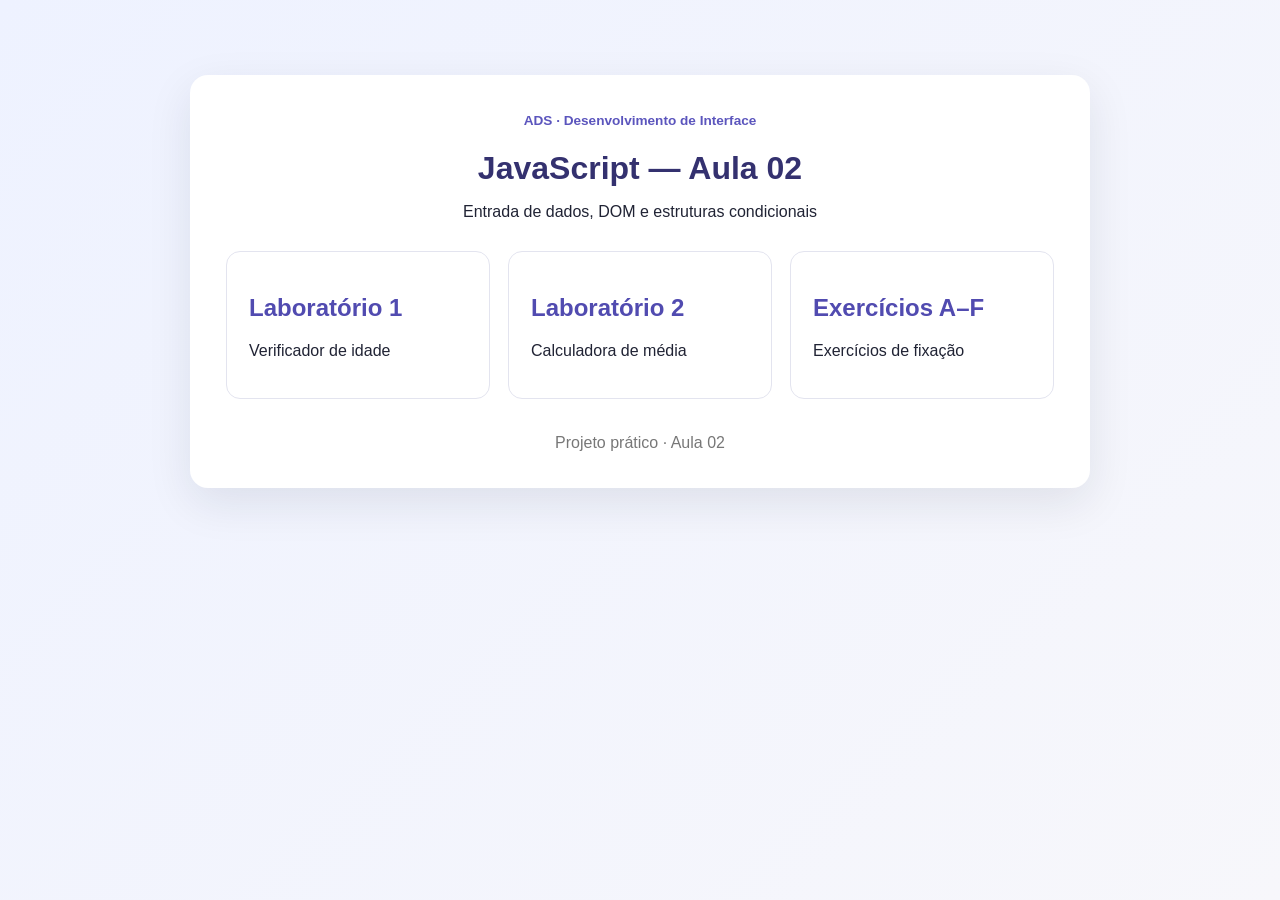
<file: JavaScript/Atividade 3/index.html>
<!DOCTYPE html><html lang="pt-BR"><head><meta charset="UTF-8"><meta name="viewport" content="width=device-width, initial-scale=1.0"><title>Aula 02 — JavaScript</title><link rel="stylesheet" href="style.css"></head><body><main class="container"><header><span class="tag">ADS · Desenvolvimento de Interface</span><h1>JavaScript — Aula 02</h1><p>Entrada de dados, DOM e estruturas condicionais</p></header><section class="cards"><a class="card" href="laboratorio1/index.html"><h2>Laboratório 1</h2><p>Verificador de idade</p></a><a class="card" href="laboratorio2/index.html"><h2>Laboratório 2</h2><p>Calculadora de média</p></a><a class="card" href="exercicios/index.html"><h2>Exercícios A–F</h2><p>Exercícios de fixação</p></a></section><footer>Projeto prático · Aula 02</footer></main></body></html>
</file>
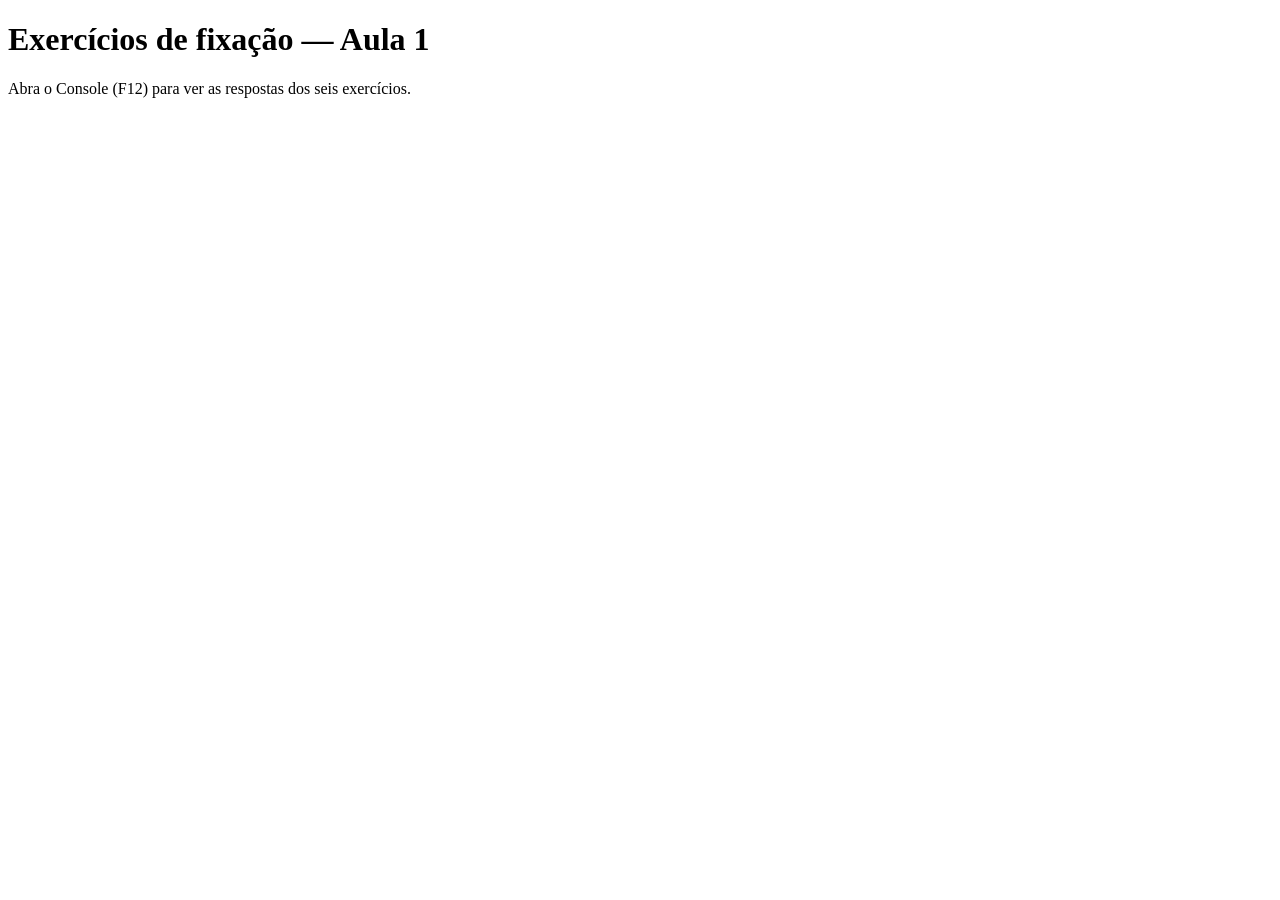
<file: JavaScript/Atividade 2/exercicios/index.html>
<!DOCTYPE html>
<html lang="pt-BR"><head><meta charset="UTF-8"><meta name="viewport" content="width=device-width, initial-scale=1.0"><title>Exercícios JavaScript - Aula 1</title></head>
<body><h1>Exercícios de fixação — Aula 1</h1><p>Abra o Console (F12) para ver as respostas dos seis exercícios.</p><script src="script.js"></script></body></html>
</file>
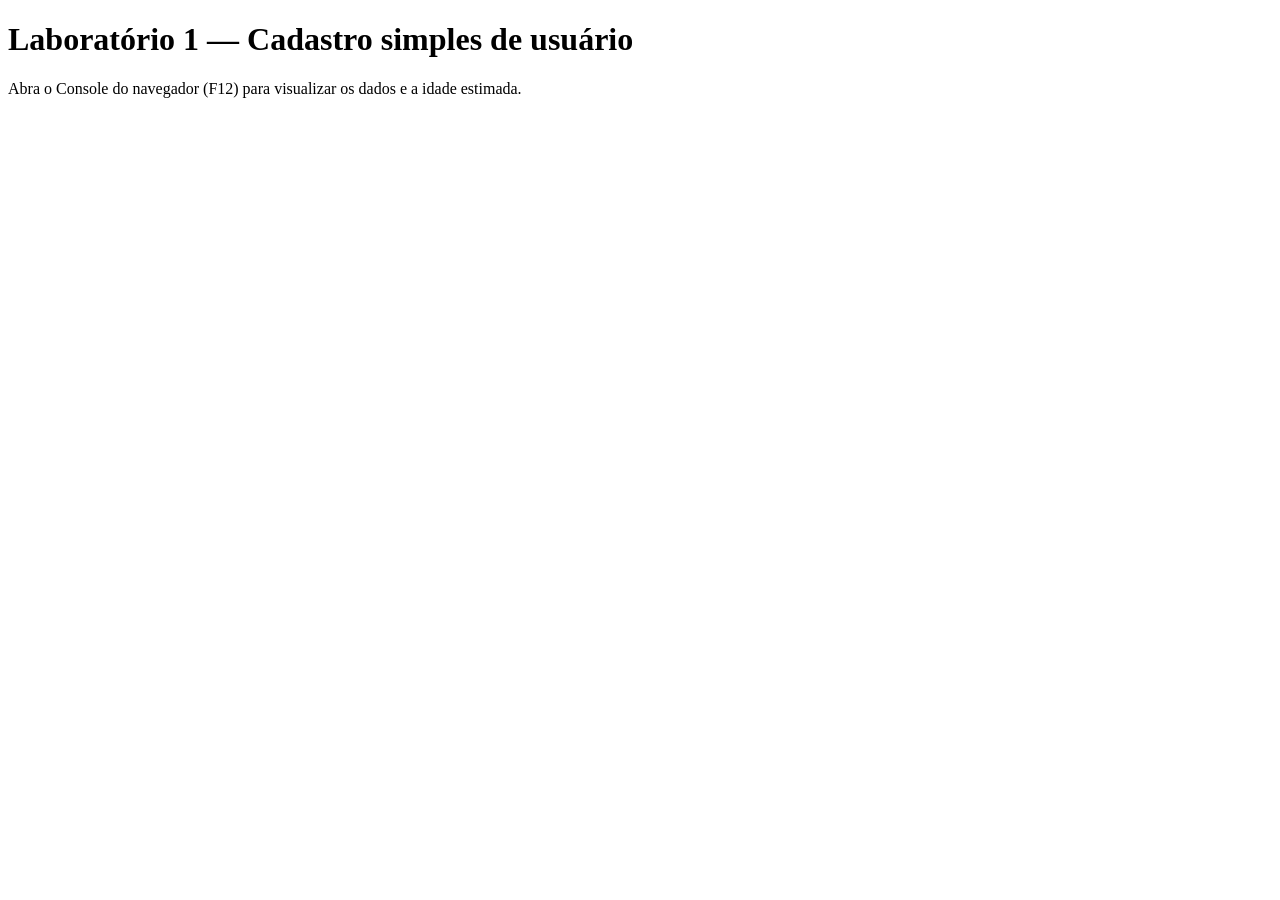
<file: JavaScript/Atividade 2/laboratorio1/index.html>
<!DOCTYPE html>
<html lang="pt-BR">
<head><meta charset="UTF-8"><meta name="viewport" content="width=device-width, initial-scale=1.0"><title>Laboratório 1 - Cadastro</title></head>
<body>
  <h1>Laboratório 1 — Cadastro simples de usuário</h1>
  <p>Abra o Console do navegador (F12) para visualizar os dados e a idade estimada.</p>
  <script src="script.js"></script>
</body>
</html>
</file>
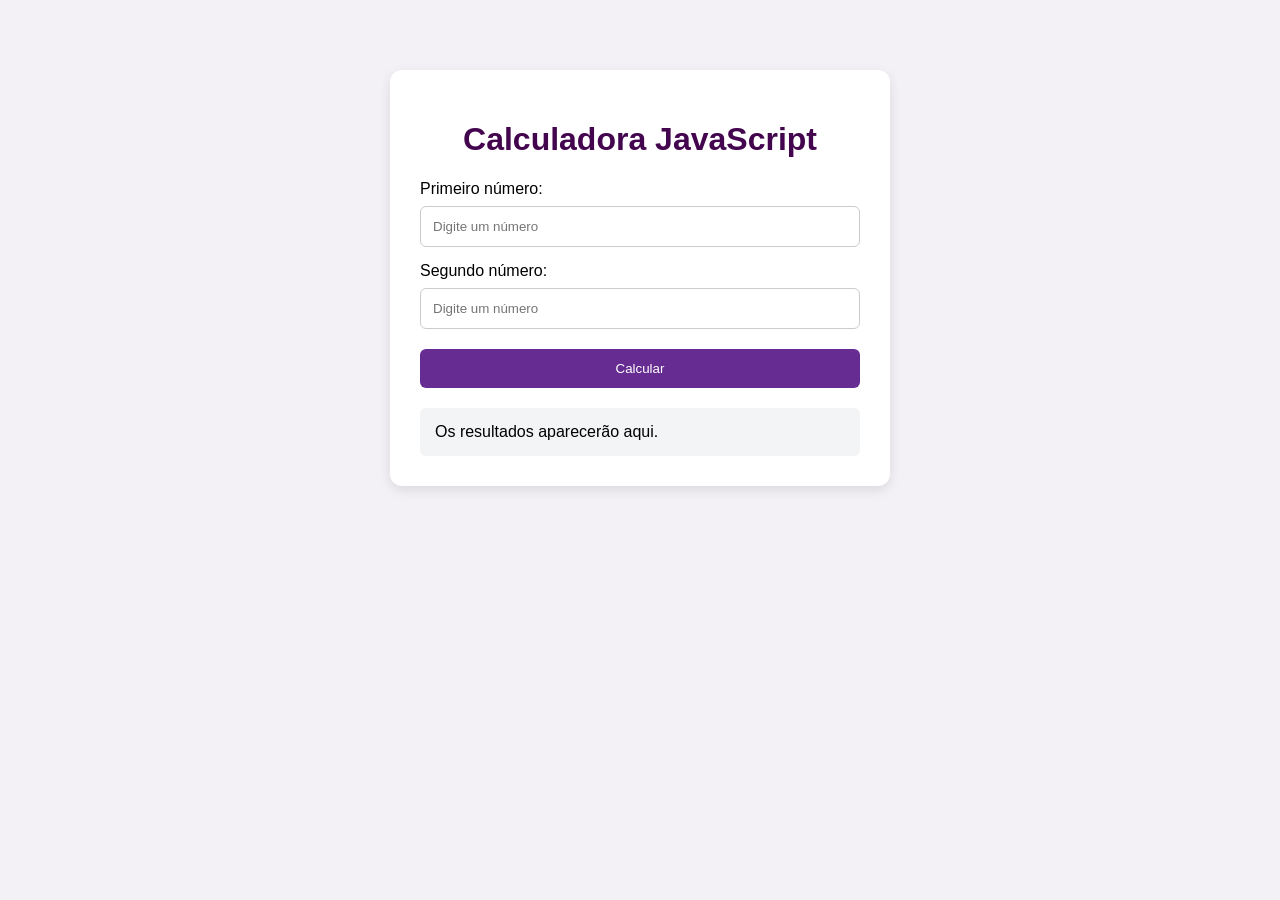
<file: JavaScript/Atividade 2/laboratorio2/index.html>
<!DOCTYPE html>
<html lang="pt-BR">
<head>
  <meta charset="UTF-8"><meta name="viewport" content="width=device-width, initial-scale=1.0">
  <title>Calculadora JavaScript</title><link rel="stylesheet" href="style.css">
</head>
<body>
  <main class="container">
    <h1>Calculadora JavaScript</h1>
    <label for="numero1">Primeiro número:</label><input type="number" id="numero1" placeholder="Digite um número">
    <label for="numero2">Segundo número:</label><input type="number" id="numero2" placeholder="Digite um número">
    <button id="btnCalcular">Calcular</button>
    <section id="resultado" aria-live="polite">Os resultados aparecerão aqui.</section>
  </main><script src="script.js"></script>
</body>
</html>
</file>
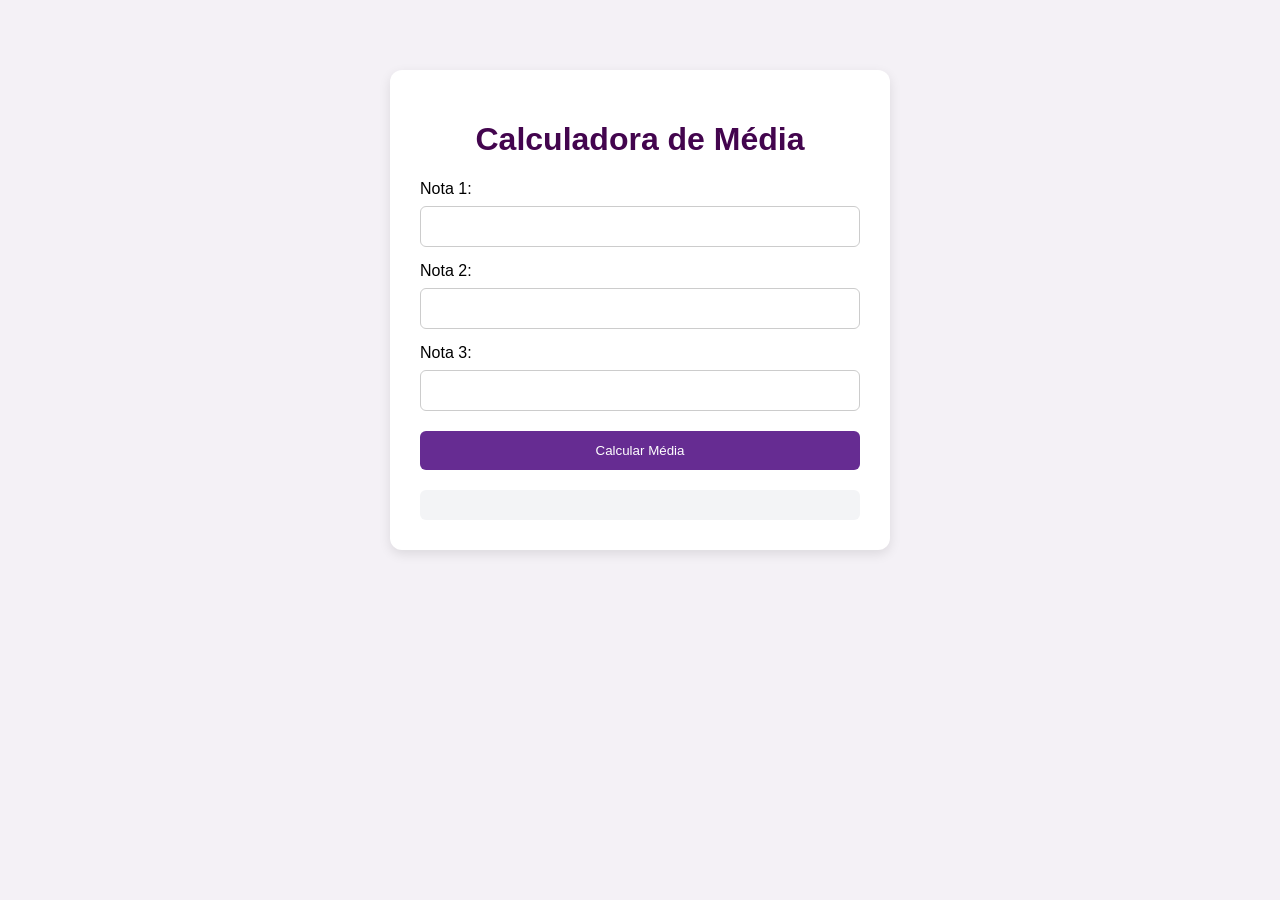
<file: JavaScript/Atividade 2/laboratorio3/index.html>
<!DOCTYPE html>
<html lang="pt-BR">
<head><meta charset="UTF-8"><meta name="viewport" content="width=device-width, initial-scale=1.0"><title>Calculadora de Média</title><link rel="stylesheet" href="style.css"></head>
<body>
  <main class="container">
    <h1>Calculadora de Média</h1>
    <label for="nota1">Nota 1:</label><input type="number" id="nota1" min="0" max="10" step="0.1">
    <label for="nota2">Nota 2:</label><input type="number" id="nota2" min="0" max="10" step="0.1">
    <label for="nota3">Nota 3:</label><input type="number" id="nota3" min="0" max="10" step="0.1">
    <button id="calcular">Calcular Média</button><div id="resultado" aria-live="polite"></div>
  </main><script src="script.js"></script>
</body></html>
</file>
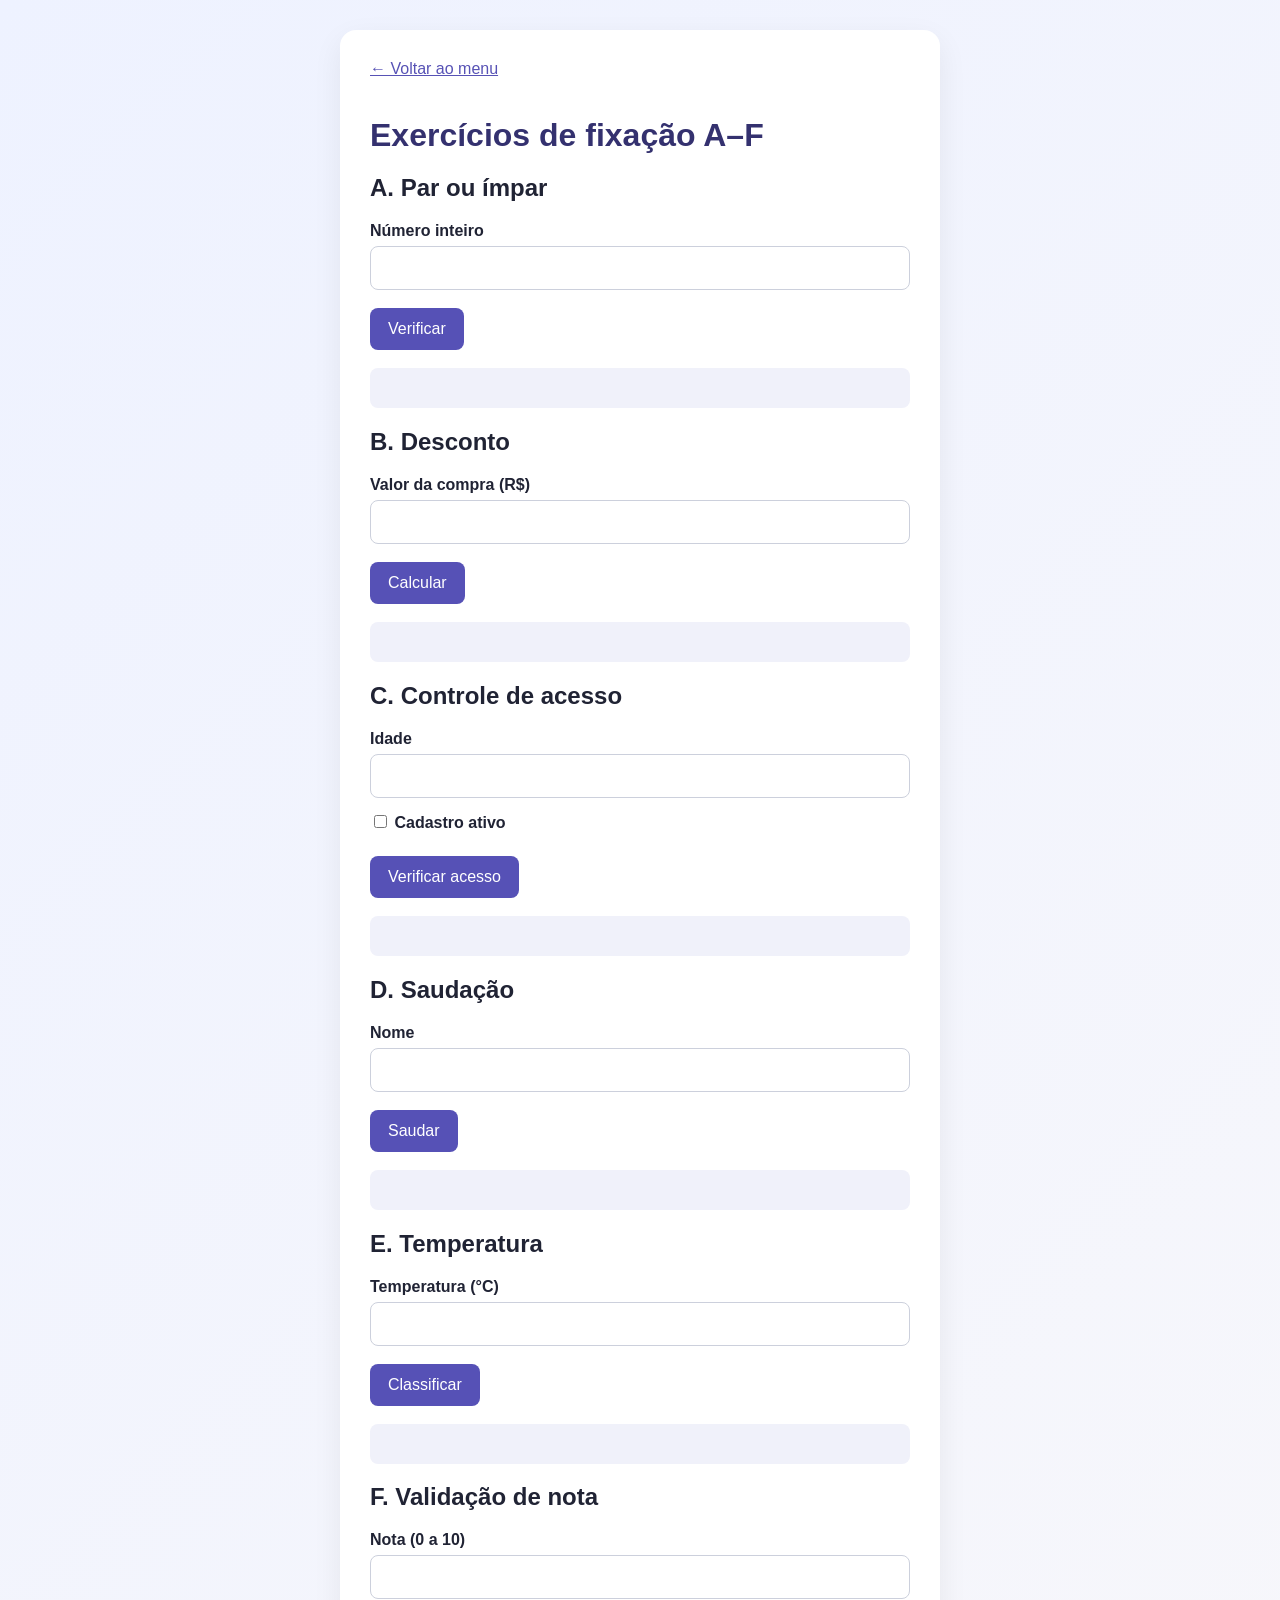
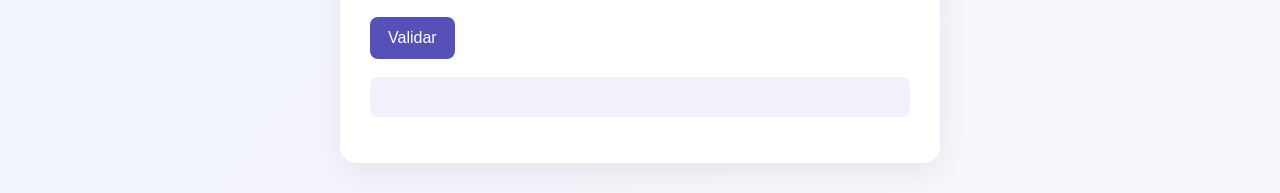
<file: JavaScript/Atividade 3/exercicios/index.html>
<!DOCTYPE html><html lang="pt-BR"><head><meta charset="UTF-8"><meta name="viewport" content="width=device-width, initial-scale=1.0"><title>Exercícios A–F</title><link rel="stylesheet" href="../style.css"></head><body><main class="panel"><a class="back" href="../index.html">← Voltar ao menu</a><h1>Exercícios de fixação A–F</h1><h2>A. Par ou ímpar</h2><label for="numero">Número inteiro</label><input id="numero" type="number"><button id="btnPar">Verificar</button><p id="rPar" class="result"></p><h2>B. Desconto</h2><label for="compra">Valor da compra (R$)</label><input id="compra" type="number" min="0" step="0.01"><button id="btnDesconto">Calcular</button><p id="rDesconto" class="result"></p><h2>C. Controle de acesso</h2><label for="idadeC">Idade</label><input id="idadeC" type="number"><label><input id="cadastro" type="checkbox" style="width:auto"> Cadastro ativo</label><button id="btnAcesso">Verificar acesso</button><p id="rAcesso" class="result"></p><h2>D. Saudação</h2><label for="nome">Nome</label><input id="nome" type="text"><button id="btnSaudar">Saudar</button><p id="rSaudar" class="result"></p><h2>E. Temperatura</h2><label for="temperatura">Temperatura (°C)</label><input id="temperatura" type="number"><button id="btnTemp">Classificar</button><p id="rTemp" class="result"></p><h2>F. Validação de nota</h2><label for="nota">Nota (0 a 10)</label><input id="nota" type="number" step="0.1"><button id="btnNota">Validar</button><p id="rNota" class="result"></p></main><script src="script.js"></script></body></html>
</file>
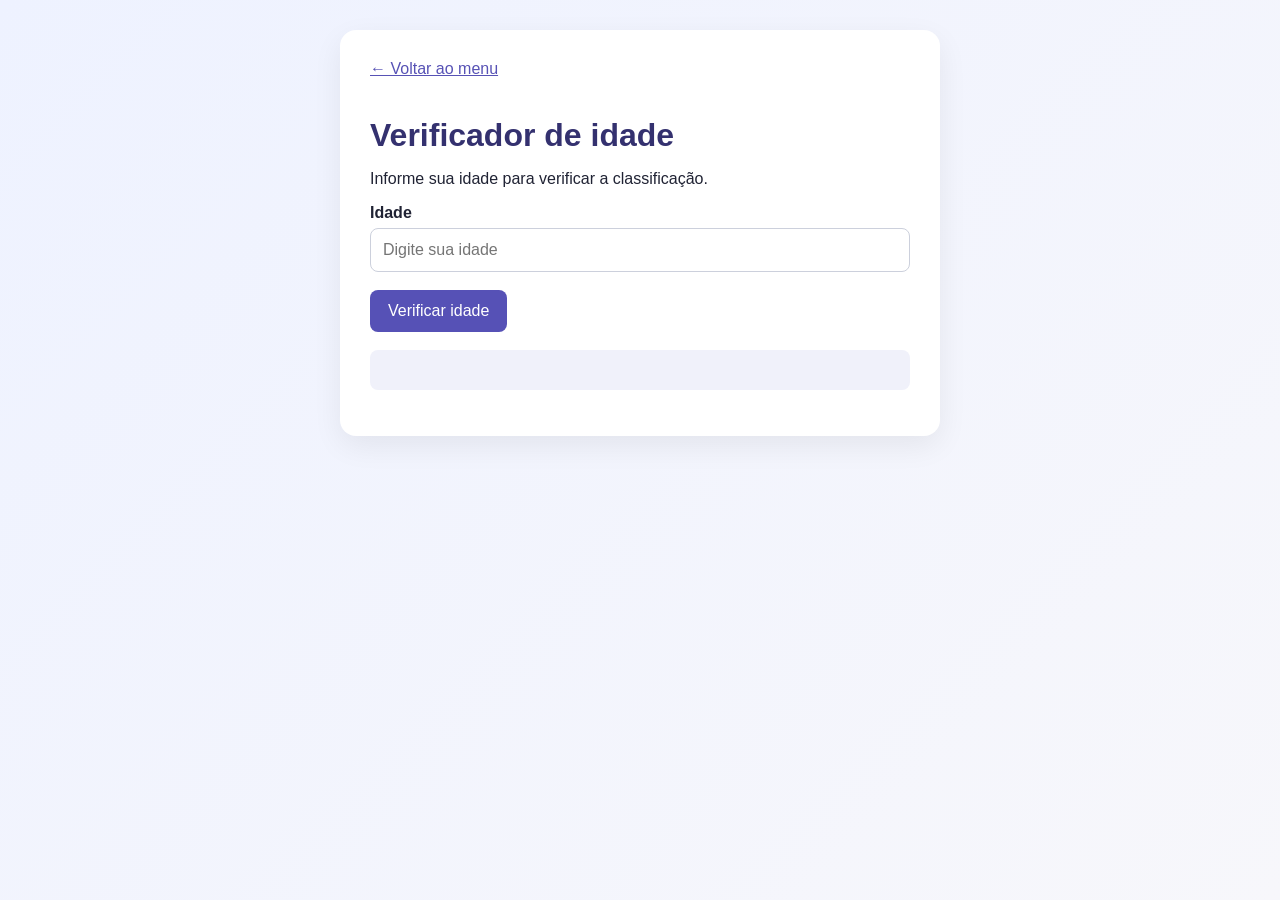
<file: JavaScript/Atividade 3/laboratorio1/index.html>
<!DOCTYPE html><html lang="pt-BR"><head><meta charset="UTF-8"><meta name="viewport" content="width=device-width, initial-scale=1.0"><title>Verificador de idade</title><link rel="stylesheet" href="../style.css"></head><body><main class="panel"><a class="back" href="../index.html">← Voltar ao menu</a><h1>Verificador de idade</h1><p>Informe sua idade para verificar a classificação.</p><label for="idade">Idade</label><input id="idade" type="number" min="0" max="120" placeholder="Digite sua idade"><button id="verificar">Verificar idade</button><p id="resultado" class="result" aria-live="polite"></p></main><script src="script.js"></script></body></html>
</file>
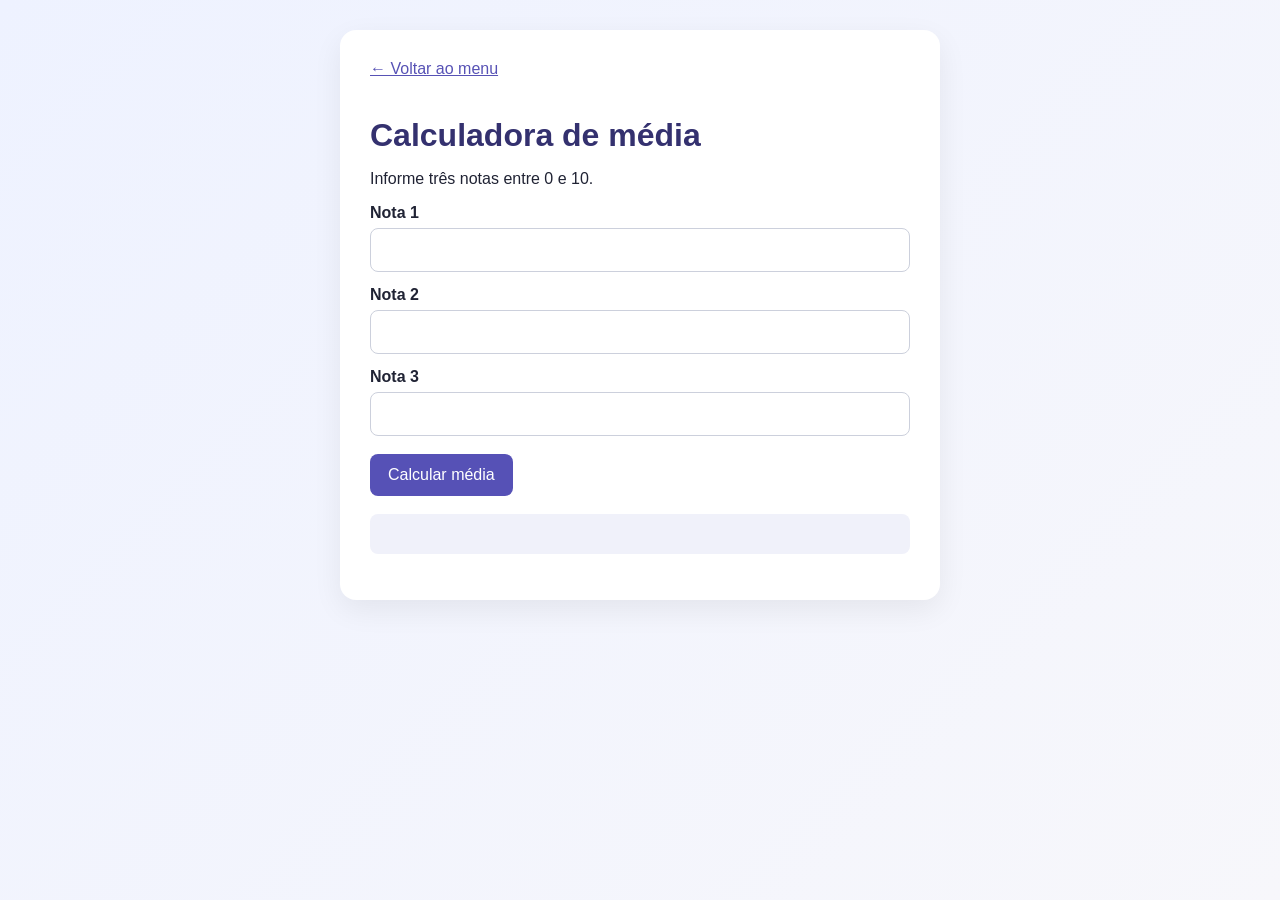
<file: JavaScript/Atividade 3/laboratorio2/index.html>
<!DOCTYPE html><html lang="pt-BR"><head><meta charset="UTF-8"><meta name="viewport" content="width=device-width, initial-scale=1.0"><title>Calculadora de média</title><link rel="stylesheet" href="../style.css"></head><body><main class="panel"><a class="back" href="../index.html">← Voltar ao menu</a><h1>Calculadora de média</h1><p>Informe três notas entre 0 e 10.</p><label for="nota1">Nota 1</label><input id="nota1" type="number" min="0" max="10" step="0.1"><label for="nota2">Nota 2</label><input id="nota2" type="number" min="0" max="10" step="0.1"><label for="nota3">Nota 3</label><input id="nota3" type="number" min="0" max="10" step="0.1"><button id="calcular">Calcular média</button><p id="resultado" class="result" aria-live="polite"></p></main><script src="script.js"></script></body></html>
</file>
<file: JavaScript/Atividade 3/style.css>
*{box-sizing:border-box}body{font-family:Arial,sans-serif;margin:0;min-height:100vh;background:linear-gradient(135deg,#eef2ff,#f7f7fb);color:#202334;padding:30px}.container{max-width:900px;margin:45px auto;background:#fff;border-radius:18px;padding:36px;box-shadow:0 15px 45px #18203a18}header{text-align:center;margin-bottom:30px}.tag{color:#5b55bd;font-weight:bold;font-size:.85rem}h1{color:#34316f;margin-bottom:8px}.cards{display:grid;grid-template-columns:repeat(auto-fit,minmax(220px,1fr));gap:18px}.card{display:block;text-decoration:none;color:inherit;border:1px solid #e3e4ef;border-radius:14px;padding:22px;transition:.2s}.card:hover{transform:translateY(-3px);border-color:#6863c9;box-shadow:0 8px 20px #3630a018}.card h2{color:#514bb0}footer{text-align:center;color:#777;margin-top:35px} .panel{max-width:600px;margin:auto;background:white;border-radius:16px;padding:30px;box-shadow:0 10px 30px #0001}label{display:block;margin:14px 0 6px;font-weight:bold}input{width:100%;padding:12px;border:1px solid #ccd0dc;border-radius:8px;font-size:1rem}button{border:0;border-radius:8px;background:#5651b6;color:white;padding:12px 18px;margin-top:18px;cursor:pointer;font-size:1rem}button:hover{background:#3d398f}.result{margin-top:18px;padding:14px;background:#f0f1fa;border-radius:8px;min-height:40px}a.back{display:inline-block;margin-bottom:18px;color:#5752b5}
</file>
<file: JavaScript/Atividade 2/laboratorio2/style.css>
* { box-sizing: border-box; }
body { font-family: Arial, sans-serif; background: #f4f1f6; margin: 0; padding: 30px; }
.container { max-width: 500px; margin: 40px auto; padding: 30px; background: white; border-radius: 12px; box-shadow: 0 4px 12px rgba(0,0,0,.10); }
h1 { color: #43054e; text-align: center; }
label { display: block; margin-top: 15px; }
input { width: 100%; padding: 12px; margin-top: 8px; border: 1px solid #ccc; border-radius: 6px; }
button { width: 100%; margin-top: 20px; padding: 12px; background: #662c92; color: white; border: 0; border-radius: 6px; cursor: pointer; }
button:hover { background: #43054e; }
#resultado { margin-top: 20px; padding: 15px; background: #f3f4f6; border-radius: 6px; }
</file>
<file: JavaScript/Atividade 2/laboratorio3/style.css>
* { box-sizing: border-box; }
body { font-family: Arial, sans-serif; background: #f4f1f6; margin: 0; padding: 30px; }
.container { max-width: 500px; margin: 40px auto; padding: 30px; background: white; border-radius: 12px; box-shadow: 0 4px 12px rgba(0,0,0,.10); }
h1 { color: #43054e; text-align: center; }
label { display: block; margin-top: 15px; }
input { width: 100%; padding: 12px; margin-top: 8px; border: 1px solid #ccc; border-radius: 6px; }
button { width: 100%; margin-top: 20px; padding: 12px; background: #662c92; color: white; border: 0; border-radius: 6px; cursor: pointer; }
button:hover { background: #43054e; }
#resultado { margin-top: 20px; padding: 15px; background: #f3f4f6; border-radius: 6px; }
</file>
